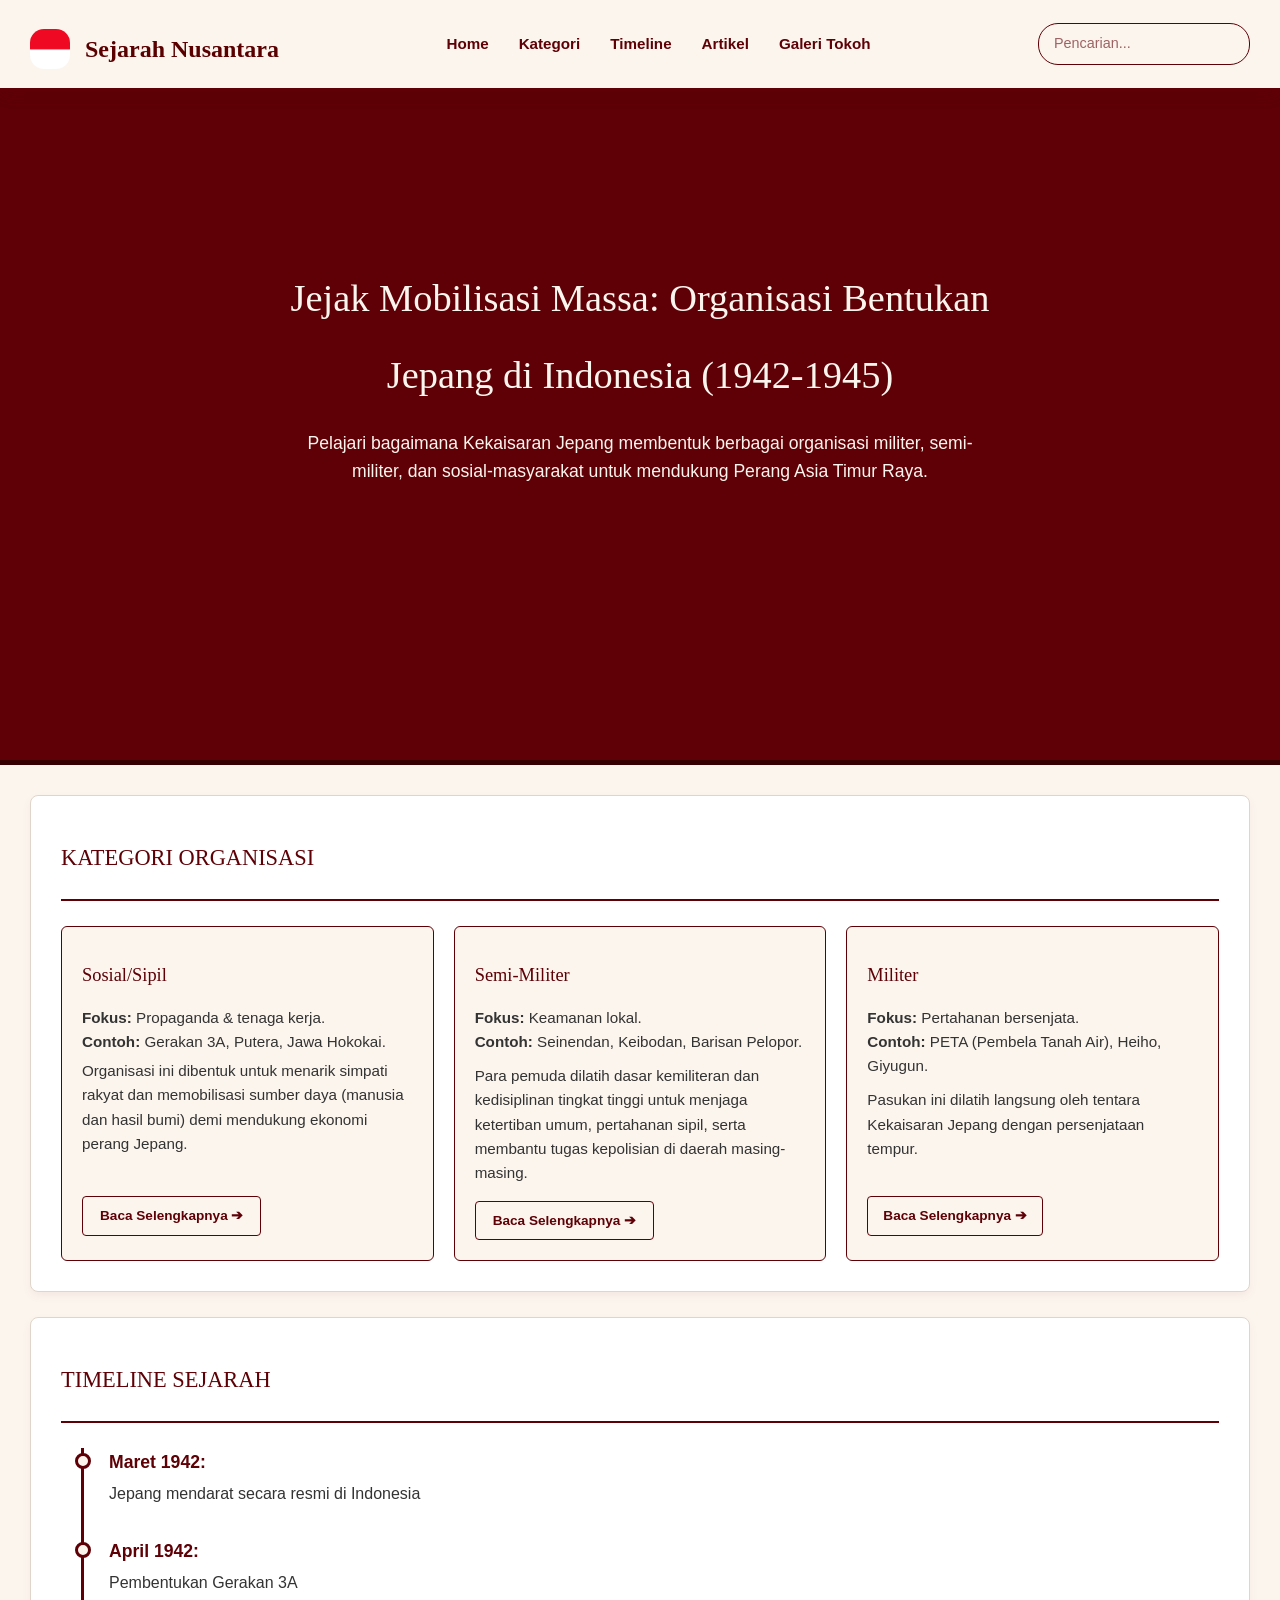
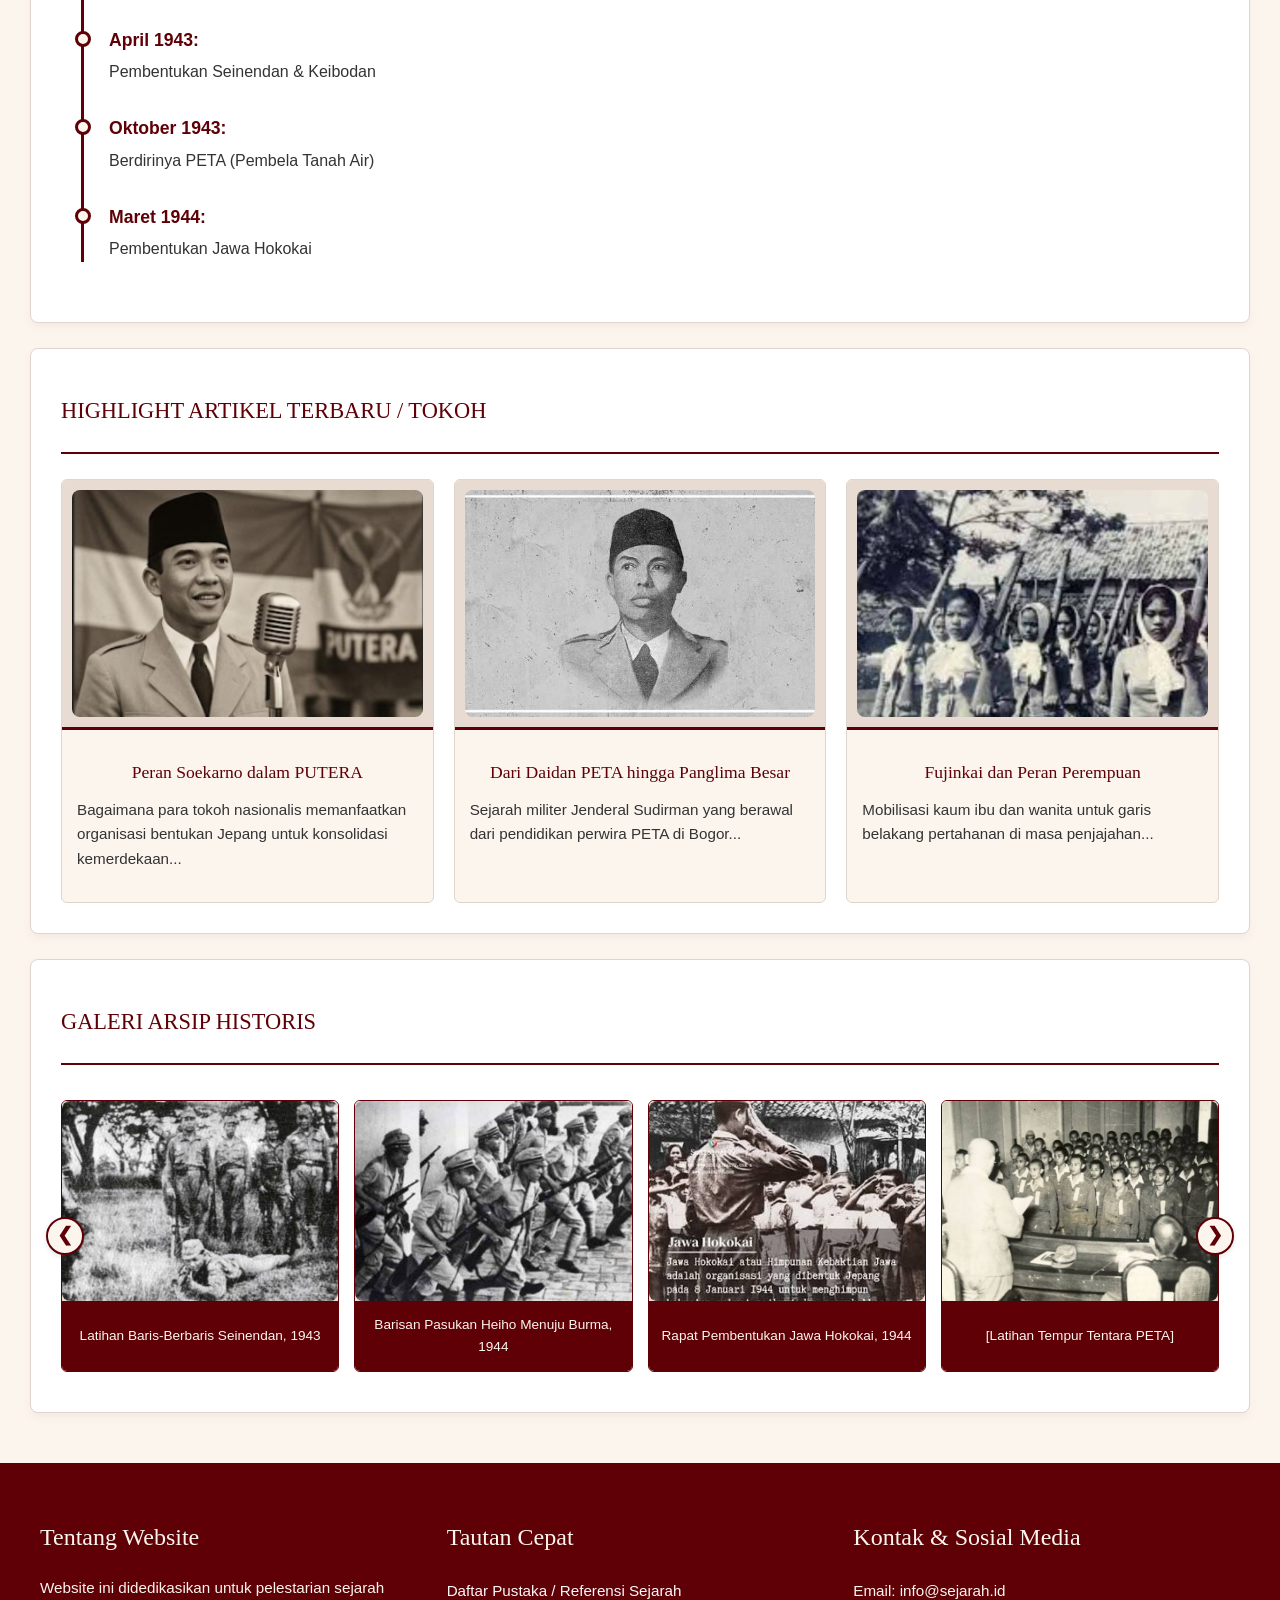
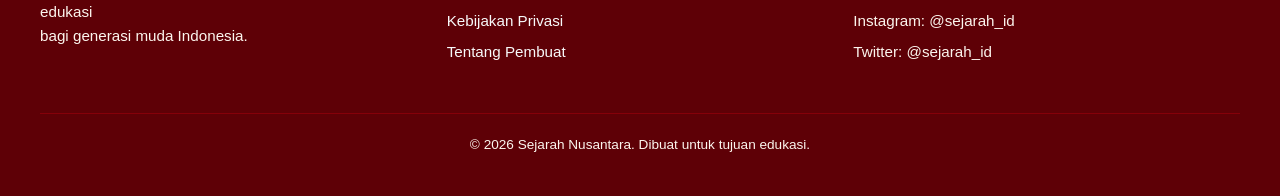
<file: index.html>
<!doctype html>
<html lang="id">
  <head>
    <meta charset="UTF-8" />
    <meta name="viewport" content="width=device-width, initial-scale=1.0" />
    <title> - Sejarah Nusantara - </title>
    <link rel="stylesheet" href="css/bootstrap.min.css" />
    <link rel="stylesheet" href="style.css" />
    <style>
      /* Tambahan CSS sedikit untuk memastikan gambar rapi di dalam box */
    </style>
  </head>
  <body>
    <!-- HEADER -->
<header>
      <!-- Tambahkan gambar logo di dalam logo-area -->
      <div class="logo-area">
        <img src="bendera_logo.avif" alt="Logo" class="logo-img">
        <span class="judul-logo">Sejarah Nusantara</span>
      </div>
      
      <nav class="nav-links">
        <a href="#">Home</a>
        <a href="#section1">Kategori</a>
        <a href="#section2">Timeline</a>
        <a href="#section3">Artikel</a>
        <a href="#section4">Galeri Tokoh</a>
      </nav>
      
      <div class="header-actions">
        <input
          type="text"
          id="kolomPencarian"
          placeholder="Pencarian..."
        />
      </div>
    </header>

    <!-- HERO SECTION -->
    <section class="hero">
      <h1>
        Jejak Mobilisasi Massa: Organisasi Bentukan<br />Jepang di Indonesia
        (1942-1945)
      </h1>
      <p>
        Pelajari bagaimana Kekaisaran Jepang membentuk berbagai organisasi
        militer, semi-militer, dan sosial-masyarakat untuk mendukung Perang Asia
        Timur Raya.
      </p>
    </section>
    <main class="main-container">
      <!-- SECTION 1: Kategori -->
      <section id="section1" class="section-box section-1">
        <div class="section-header">
          <h2>KATEGORI ORGANISASI</h2>
        </div>
        <div class="kategori-grid">
          <div class="card-kategori">
            <h3>Sosial/Sipil</h3>
            <p style="margin-bottom: 5px">
              <strong>Fokus:</strong> Propaganda & tenaga kerja.<br />
              <strong>Contoh:</strong> Gerakan 3A, Putera, Jawa Hokokai.
            </p>
            <p style="margin-bottom: 40px;">
              Organisasi ini dibentuk untuk menarik simpati rakyat dan
              memobilisasi sumber daya (manusia dan hasil bumi) demi mendukung
              ekonomi perang Jepang.
            </p>
            <a href="kategori-sipil.html" class="btn-outline"
              >Baca Selengkapnya ➔</a
            >
          </div>

          <div class="card-kategori">
            <h3>Semi-Militer</h3>
            <p style="margin-bottom: 10px">
              <strong>Fokus:</strong> Keamanan lokal.<br />
              <strong>Contoh:</strong> Seinendan, Keibodan, Barisan Pelopor.
            </p>
            <p>
              Para pemuda dilatih dasar kemiliteran dan kedisiplinan tingkat
              tinggi untuk menjaga ketertiban umum, pertahanan sipil, serta
              membantu tugas kepolisian di daerah masing-masing.
            </p>
            <a href="kategori-semi-militer.html" class="btn-outline"
              >Baca Selengkapnya ➔</a
            >
          </div>

          <div class="card-kategori">
            <h3>Militer</h3>
            <p style="margin-bottom: 10px">
              <strong>Fokus:</strong> Pertahanan bersenjata.<br />
              <strong>Contoh:</strong> PETA (Pembela Tanah Air), Heiho, Giyugun.
            </p>
            <p>
              Pasukan ini dilatih langsung oleh tentara Kekaisaran Jepang dengan
              persenjataan tempur.
            </p>
            <a href="kategori-militer.html" class="btn-outline3"
              >Baca Selengkapnya ➔</a
            >
          </div>
        </div>
      </section>

      <!-- SECTION 2: Timeline -->
      <section id="section2" class="section-box section-2">
        <div class="section-header">
          <h2>TIMELINE SEJARAH</h2>
        </div>
        <div class="timeline-container">
          <div class="timeline-item">
            <div class="timeline-date">Maret 1942:</div>
            <div class="timeline-desc">
              Jepang mendarat secara resmi di Indonesia
            </div>
          </div>
          <div class="timeline-item">
            <div class="timeline-date">April 1942:</div>
            <div class="timeline-desc">Pembentukan Gerakan 3A</div>
          </div>
          <div class="timeline-item">
            <div class="timeline-date">April 1943:</div>
            <div class="timeline-desc">Pembentukan Seinendan & Keibodan</div>
          </div>
          <div class="timeline-item">
            <div class="timeline-date">Oktober 1943:</div>
            <div class="timeline-desc">
              Berdirinya PETA (Pembela Tanah Air)
            </div>
          </div>
          <div class="timeline-item">
            <div class="timeline-date">Maret 1944:</div>
            <div class="timeline-desc">Pembentukan Jawa Hokokai</div>
          </div>
        </div>
      </section>

      <section id="section3" class="section-box section-3">
        <div class="section-header">
          <h2>HIGHLIGHT ARTIKEL TERBARU / TOKOH</h2>
        </div>
        <div class="highlight-grid">
          <div class="card-highlight">
            <div class="img-box">
              <img src="Ir. Soekarno-PUTERA.png" alt="Ir. Soekarno" />
            </div>
            <div class="text-box">
              <h4> Peran Soekarno dalam PUTERA</h4>
              <p>
                Bagaimana para tokoh nasionalis memanfaatkan organisasi
                bentukan Jepang untuk konsolidasi kemerdekaan...
              </p>
            </div>
          </div>
          <div class="card-highlight">
            <div class="img-box">
              <img src="images.jpg" alt="Jenderal Sudirman" />
            </div>
            <div class="text-box">
              <h4> Dari Daidan PETA hingga Panglima Besar</h4>
              <p>
                Sejarah militer Jenderal Sudirman yang berawal dari
                pendidikan perwira PETA di Bogor...
              </p>
            </div>
          </div>
          <div class="card-highlight">
            <div class="img-box">
              <img src="fujinkai.jpg" alt="Fujinkai" />
            </div>
            <div class="text-box">
              <h4> Fujinkai dan Peran Perempuan</h4>
              <p>
                Mobilisasi kaum ibu dan wanita untuk garis belakang
                pertahanan di masa penjajahan...
              </p>
            </div>
          </div>
        </div>
      </section>

      <!-- SECTION 4: Galeri Arsip -->
      <section id="section4" class="section-box section-4">
        <div class="section-header">
          <h2>GALERI ARSIP HISTORIS</h2>
        </div>
        <div class="carousel-wrapper">
          <button class="nav-btn prev-btn" id="prevBtn">&#10094;</button>

          <div class="carousel-track" id="carouselTrack">
            <div class="galeri-card">
              <div class="galeri-img">
                <img
                  src="gambar1.jpg"
                  alt="Latihan Seinendan"
                />
              </div>
              <div class="galeri-caption">
                Latihan Baris-Berbaris Seinendan, 1943
              </div>
            </div>
            <div class="galeri-card">
              <div class="galeri-img">
                <img
                  src="gambar2.jpg"
                  alt="Pasukan Heiho"
                />
              </div>
              <div class="galeri-caption">
                Barisan Pasukan Heiho Menuju Burma, 1944
              </div>
            </div>
            <div class="galeri-card">
              <div class="galeri-img">
                <img
                  src="gambar3.jpg"
                  alt="Rapat Jawa Hokokai"
                />
              </div>
              <div class="galeri-caption">
                Rapat Pembentukan Jawa Hokokai, 1944
              </div>
            </div>
            <div class="galeri-card">
              <div class="galeri-img">
                <img
                  src="gambar4.jpg"
                  alt="Latihan Tempur PETA"
                />
              </div>
              <div class="galeri-caption">[Latihan Tempur Tentara PETA]</div>
            </div>
            <div class="galeri-card">
              <div class="galeri-img">
                <img
                  src="gambar5.jpg"
                  alt="Kegiatan Fujinkai"
                />
              </div>
              <div class="galeri-caption">Kegiatan Palang Merah Fujinkai</div>
            </div>
            <div class="galeri-card">
              <div class="galeri-img">
                <img
                  src="gambar6.jpg"
                  alt="Kegiatan Fujinkai"
                />
              </div>
              <div class="galeri-caption">Kegiatan Palang Merah Fujinkai</div>
            </div>
          </div>

          <button class="nav-btn next-btn" id="nextBtn">&#10095;</button>
        </div>
      </section>
    </main>

    <!-- FOOTER -->
    <footer>
      <div class="footer-grid">
        <div>
          <h4>Tentang Website</h4>
          <p style="margin-top: 10px">
            Website ini didedikasikan untuk pelestarian sejarah edukasi 
            <br>
            bagi generasi muda Indonesia.
          </p>
        </div>
        <div>
          <h4>Tautan Cepat</h4>
          <ul class="tautan_cepat">
            <li>
              <a href="#" class="text-light text-decoration-none" >
                Daftar Pustaka / Referensi Sejarah</a
              >
            </li>
            <li>
              <a href="#" class="text-light text-decoration-none" >
                Kebijakan Privasi</a
              >
            </li>
            <li>
              <a href="#" class="text-light text-decoration-none" >
                Tentang Pembuat</a
              >
            </li>
          </ul>
        </div>
        <div>
          <h4>Kontak & Sosial Media</h4>
          <ul class="medsos">
            <li>
              <a>Email: info@sejarah.id</a>
            </li>
            <li>
              <a>Instagram: @sejarah_id</a>
            </li>
            <li>
              <a>Twitter: @sejarah_id</a></li>
          </ul>
        </div>
      </div>
      <div class="footer-bottom">
        &copy; 2026 Sejarah Nusantara. Dibuat untuk tujuan edukasi.
      </div>
    </footer>

    <!-- TOMBOL KEMBALI KE ATAS -->
    <button id="btnScrollTop" title="Kembali ke atas">
      <img src="arrow.png" alt="Kembali ke atas" />
    </button>

    <script>
      const track = document.getElementById("carouselTrack");
      const btnPrev = document.getElementById("prevBtn");
      const btnNext = document.getElementById("nextBtn");

      btnNext.addEventListener("click", () => {
        const cardWidth = track.querySelector(".galeri-card").offsetWidth;
        const gap = 15;
        track.scrollBy({ left: cardWidth + gap, behavior: "smooth" });
      });

      btnPrev.addEventListener("click", () => {
        const cardWidth = track.querySelector(".galeri-card").offsetWidth;
        const gap = 15;
        track.scrollBy({ left: -(cardWidth + gap), behavior: "smooth" });
      });

      const btnScrollTop = document.getElementById("btnScrollTop");

      window.onscroll = function () {
        if (
          document.body.scrollTop > 300 ||
          document.documentElement.scrollTop > 300
        ) {
          btnScrollTop.style.display = "block";
        } else {
          btnScrollTop.style.display = "none";
        }
      };

      btnScrollTop.addEventListener("click", function () {
        window.scrollTo({
          top: 0,
          behavior: "smooth",
        });
      });
      const header = document.querySelector("header");

      window.addEventListener("scroll", () => {
        if (window.scrollY > 50) {
          header.classList.add("shrink");
        } else {
          header.classList.remove("shrink");
        }
      });
    </script>
    <script src="js/bootstrap.bundle.min.js"></script>
  </body>
</html>
</file>
<file: style.css>
* {
  box-sizing: border-box;
  margin: 0;
  padding: 0;
  scroll-behavior: smooth;
}

body {
  font-family: "Segoe UI", Tahoma, Geneva, Verdana, sans-serif;
  background-color: #fcf5ee;
  color: #333333;
  line-height: 1.6;
}

h1,
h2,
h3,
h4,
.logo-area,
.section-badge {
  font-family: "Georgia", "Times New Roman", Times, serif;
  color: #5e0006;
  list-style: none;
  padding: 0;
  line-height: 2;
  margin-top: 10px;
}
/* Header Utama */
header {
  position: fixed;
  top: 0;
  left: 0;
  width: 100%;
  background-color: #fcf5ee;
  border-bottom: 3px solid #5e0006;
  display: flex;
  justify-content: space-between;
  align-items: center;
  padding: 15px 40px;
  z-index: 1000;
  box-sizing: border-box;
  box-shadow: 0 4px 15px rgba(94, 0, 6, 0.1);
  transition:
  padding 0.3s ease,
  box-shadow 0.3s ease;
  display: flex;
  justify-content: space-between;
  align-items: center;
  padding: 15px 30px;
}

.logo-area {
  display: flex;
  align-items: center; 
  gap: 15px; 
}


.logo-img {
  width: 40px; 
  height: 40px;
  border-radius: 35%; 
  object-fit: cover; 
}

.judul-logo {
  font-size: 24px;
  font-weight: bold;
  color: #5a0000;
}

header.shrink {
  padding: 5px 40px;
  box-shadow: 0 4px 15px rgba(94, 0, 6, 0.3);
}

header .logo-area {
  color: #5e0006;
  font-size: 22px;
  font-weight: bold;
}

header .nav-links {
  display: flex;
  gap: 30px;
}

header .nav-links a {
  text-decoration: none;
  color: #5e0006;
  font-size: 0.95rem;
  font-weight: 600;
  display: inline-block;
  position: relative;
  padding: 6px 0;
  transition: color 0.3s ease;
}

header .nav-links a::after {
  content: "";
  position: absolute;
  width: 100%;
  height: 2px;
  bottom: 0;
  left: 0;
  background-color: #5e0006;
  transform: scaleX(0);
  transform-origin: bottom center;
  transition: transform 0.3s ease-in-out;
}

header .nav-links a:hover::after {
  transform: scaleX(1);
}

header .header-actions input {
  padding: 8px 15px;
  background-color: transparent;
  border: 1px solid #5e0006;
  border-radius: 20px;
  color: #5e0006;
  font-size: 0.9rem;
  outline: none;
  transition: box-shadow 0.3s ease;
}

header .header-actions input::placeholder {
  color: rgba(94, 0, 6, 0.6); 
}

header .header-actions input:focus {
  box-shadow: 0 0 10px rgba(94, 0, 6, 0.2);
}

/*HERO SECTION*/
.hero {
  background-color: #5e0006;
  color: #fcf5ee;
  text-align: center;
  padding: 250px 20px;
  border-bottom: 5px solid #360003;
}
.hero h1 {
  font-size: 2.4rem;
  margin-bottom: 15px;
  color: #fcf5ee;
}
.hero p {
  max-width: 700px;
  margin: 0 auto 25px auto;
  font-size: 1.1rem;
}

/*LAYOUT UTAMA*/
.main-container {
  display: flex;
  flex-direction: column;
  gap: 25px;
  padding: 30px 30px;
  max-width: 100%;
  margin: 0 auto;
}
.section-box {
  background: #ffffff;
  padding: 30px;
  border-radius: 8px;
  border: 1px solid #e0d5cb;
  box-shadow: 0 4px 10px rgba(94, 0, 6, 0.05);
}
.section-header {
  display: flex;
  justify-content: space-between;
  align-items: center;
  margin-bottom: 25px;
  border-bottom: 2px solid #5e0006;
  padding-bottom: 10px;
}
.section-header h2 {
  font-size: 1.4rem;
}

/*SECTION 1: KATEGORI ORGANISASI*/
.kategori-grid {
  display: grid;
  grid-template-columns: repeat(3, 1fr);
  gap: 20px;
}
.card-kategori {
  border: 1px solid #5e0006;
  background-color: #fcf5ee;
  padding: 20px;
  border-radius: 6px;
  font-size: 0.95rem;
}
.card-kategori h3 {
  font-size: 1.15rem;
  margin-bottom: 12px;
}
.card-kategori p {
  margin-bottom: 15px;
}
.btn-outline {
  display: inline-block;
  padding: 8px 17px;
  border: 1px solid #5e0006;
  background-color: transparent;
  text-decoration: none;
  color: #5e0006;
  font-weight: bold;
  font-size: 0.85rem;
  border-radius: 4px;
  transition: 0.3s;
}
.btn-outline3 {
  display: inline-block;
  padding: 8px 15px;
  border: 1px solid #5e0006;
  background-color: transparent;
  margin-top: 20px;
  text-decoration: none;
  color: #5e0006;
  font-weight: bold;
  font-size: 0.85rem;
  border-radius: 4px;
  transition: 0.3s;
}

.btn-outline3:hover {
  background-color: #5e0006;
  color: #fcf5ee;
}

.btn-outline:hover {
  background-color: #5e0006;
  color: #fcf5ee;
}

/*SECTION 2: TIMELINE SEJARAH*/
.timeline-container {
  border-left: 3px solid #5e0006;
  margin-left: 20px;
  padding-left: 25px;
  position: relative;
}
.timeline-item {
  position: relative;
  margin-bottom: 30px;
}
.timeline-item::before {
  content: "";
  position: absolute;
  left: -34px;
  top: 5px;
  width: 16px;
  height: 16px;
  background: #fcf5ee;
  border: 3px solid #5e0006;
  border-radius: 50%;
}
.timeline-date {
  font-weight: bold;
  font-size: 1.1rem;
  color: #5e0006;
}
.timeline-desc {
  font-size: 1rem;
  margin-top: 5px;
}

/*SECTION 3: HIGHLIGHT ARTIKEL*/
.highlight-grid {
  display: grid;
  grid-template-columns: repeat(3, 1fr);
  gap: 20px;
}
.card-highlight {
  border: 1px solid #e0d5cb;
  background-color: #fcf5ee;
  border-radius: 6px;
  overflow: hidden;
  display: flex;
  flex-direction: column;
}
.card-highlight .img-box {
  height: 250px;
  background: #e8dbd1;
  display: flex;
  align-items: center;
  justify-content: center;
  font-size: 0.9rem;
  color: #5e0006;
  text-align: center;
  padding: 10px;
  border-bottom: 3px solid #5e0006;
}
.card-highlight .text-box {
  padding: 15px;
  font-size: 0.95rem;
}
.card-highlight h4 {
  font-size: 1.1rem;
  margin-bottom: 8px;
  text-align: center;
}

/* === SECTION 4: GALERI CAROUSEL === */
.carousel-wrapper {
  position: relative;
  display: flex;
  align-items: center;
}
.carousel-track {
  display: flex;
  gap: 15px;
  overflow-x: auto;
  scroll-behavior: smooth;
  padding: 10px 0;
  scrollbar-width: none;
}
.carousel-track::-webkit-scrollbar {
  display: none;
}
.galeri-card {
  flex: 0 0 calc(25% - 11.25px);
  background-color: #fcf5ee;
  border-radius: 6px;
  overflow: hidden;
  border: 1px solid #5e0006;
  display: flex;
  flex-direction: column;
}
.galeri-img {
  height: 150px;
  background-color: #e8dbd1;
  display: flex;
  justify-content: center;
  align-items: center;
  color: #5e0006;
  font-size: 2.5rem;
}
.galeri-caption {
  background-color: #5e0006;
  color: #fcf5ee;
  padding: 12px;
  font-size: 0.85rem;
  text-align: center;
  min-height: 70px;
  display: flex;
  align-items: center;
  justify-content: center;
}
.nav-btn {
  position: absolute;
  z-index: 10;
  background-color: #fcf5ee;
  color: #5e0006;
  border: 2px solid #5e0006;
  border-radius: 50%;
  width: 38px;
  height: 38px;
  cursor: pointer;
  box-shadow: 0 2px 5px rgba(0, 0, 0, 0.1);
  font-size: 1.2rem;
  font-weight: bold;
  transition: 0.2s;
}

.img-box img,
.galeri-img img {
  width: 100%;
  height: 100%;
  object-fit: cover;
  border-radius: 8px;
  display: block;
}
.galeri-img {
  height: 200px;
  overflow: hidden;
}

.prev-btn {
  left: -15px;
}
.next-btn {
  right: -15px;
}
.nav-btn:hover {
  background-color: #5e0006;
  color: #fcf5ee;
}

.tautan_cepat {
  list-style-type: none;
  padding: 0;
  line-height: 2;
  margin-top: 10px;
}

.medsos {
  line-height: 2;
  margin-top: 10px;
  list-style-type: none;
  padding-left: 0;
}

/*FOOTER*/
footer {
  background-color: #5e0006;
  color: #fcf5ee;
  padding: 40px;
  margin-top: 20px;
}
.footer-grid {
  display: grid;
  grid-template-columns: repeat(3, 1fr);
  gap: 20px;
  margin-bottom: 30px;
  font-size: 0.95rem;
}
footer h4 {
  color: #fcf5ee;
  margin-bottom: 15px;
}
.footer-bottom {
  text-align: center;
  border-top: 1px solid #850009;
  padding-top: 20px;
  font-size: 0.85rem;
}

/* TOMBOL KEMBALI KE ATAS */
#btnScrollTop {
  display: flex;
  align-items: center;
  justify-content: center;
  position: fixed;
  bottom: 30px;
  right: 30px;
  width: 50px;
  height: 50px;
  padding: 0;
  border-radius: 50%;
  z-index: 99;
  background-color: #5e0006;
  cursor: pointer;
  box-shadow: 0 4px 8px rgba(94, 0, 6, 0.3);
  transition:
  background-color 0.3s,
  transform 0.3s;
  overflow: hidden;
}

#btnScrollTop:hover {
  background-color: #850009;
  transform: translateY(-3px);
}

#btnScrollTop img {
  width: 100%;
  height: 100%;
  margin: 0;
  display: block;
  object-fit: cover; 
  filter: invert(1);
}

/* === CSS HALAMAN DETAIL (VERSI MODERN & PROPORSIONAL) === */

/* Hero dengan Gradient dan ruang bawah ekstra untuk efek melayang */
.hero-detail {
  padding: 160px 20px 100px 20px;
  background: linear-gradient(135deg, #5e0006 0%, #850009 100%);
  text-align: center;
}

/* Konten utama melayang di atas hero */
.content-detail {
  background: #ffffff;
  padding: 50px;
  border-radius: 12px;
  border: none;
  box-shadow: 0 15px 40px rgba(94, 0, 6, 0.08);
  max-width: 80%; /* Lebar optimal agar mata tidak lelah membaca */
  margin: -60px auto 40px auto; /* Menarik kotak ke atas (menimpa hero) */
  position: relative;
  z-index: 2;
}

/* Judul Halaman di dalam konten */
.content-detail h2 {
  text-align: center;
  font-size: 2rem;
  margin-bottom: 50px;
  border-bottom: none;
  position: relative;
}

/* Garis hiasan di bawah judul */
.content-detail h2::after {
  content: "";
  display: block;
  width: 60px;
  height: 4px;
  background: #850009;
  margin: 15px auto 0;
  border-radius: 2px;
}

/* Grid Layout Proporsional untuk Artikel */
.article-section {
  display: grid;
  grid-template-columns: 1fr;
  gap: 30px;
  margin-bottom: 60px;
  align-items: center; /* Memastikan teks dan gambar sejajar secara vertikal */
}

/* Pengaturan untuk Desktop (Layout Selang-seling) */
@media (min-width: 768px) {
  .article-section {
    grid-template-columns: 1fr 1fr; /* Membagi dua rata 50:50 */
    gap: 50px;
  }
  
  /* Class untuk membalik posisi gambar ke kiri */
  .article-section.image-left .article-text {
    order: 2;
  }
  .article-section.image-left .article-img-wrapper {
    order: 1;
  }
}

.article-section h3 {
  font-size: 1.5rem;
  color: #850009;
  margin-bottom: 15px;
  margin-top: 0;
}

.article-section p, 
.article-section ul {
  font-size: 1.05rem;
  margin-bottom: 15px;
  color: #444;
  line-height: 1.8;
}

/* Memastikan gambar selalu rapi dan proporsional */
.article-img {
  width: 100%;
  aspect-ratio: 4 / 3; /* Mengunci rasio gambar agar seragam */
  object-fit: cover;
  border-radius: 12px;
  box-shadow: 0 15px 25px rgba(0,0,0,0.1);
  transition: transform 0.3s ease;
}

.article-img:hover {
  transform: translateY(-5px); /* Efek saat gambar disorot mouse */
}

.img-caption {
  font-size: 0.85rem;
  color: #777;
  text-align: center;
  margin-top: 12px;
  font-style: italic;
}

/* Desain Kotak Fakta Menarik */
.info-box {
  background-color: #fff9f5;
  border-left: 4px solid #850009;
  padding: 20px;
  margin: 20px 0;
  border-radius: 0 8px 8px 0;
}

.info-box strong {
  color: #5e0006;
  display: flex;
  align-items: center;
  gap: 8px;
  margin-bottom: 8px;
  font-size: 1.1rem;
}

/*RESPONSIVE UTK HP & TABLET*/
@media (max-width: 992px) {
  .galeri-card {
    flex: 0 0 calc(33.333% - 10px);
  }
}
@media (max-width: 768px) {
  .kategori-grid,
  .highlight-grid,
  .footer-grid {
    grid-template-columns: 1fr;
  }
  .galeri-card {
    flex: 0 0 calc(50% - 7.5px);
  }
  .header-actions {
    display: none;
  }
  .nav-links {
    display: none;
  }
}
@media (max-width: 480px) {
  .galeri-card {
    flex: 0 0 100%;
  }
}
</file>
